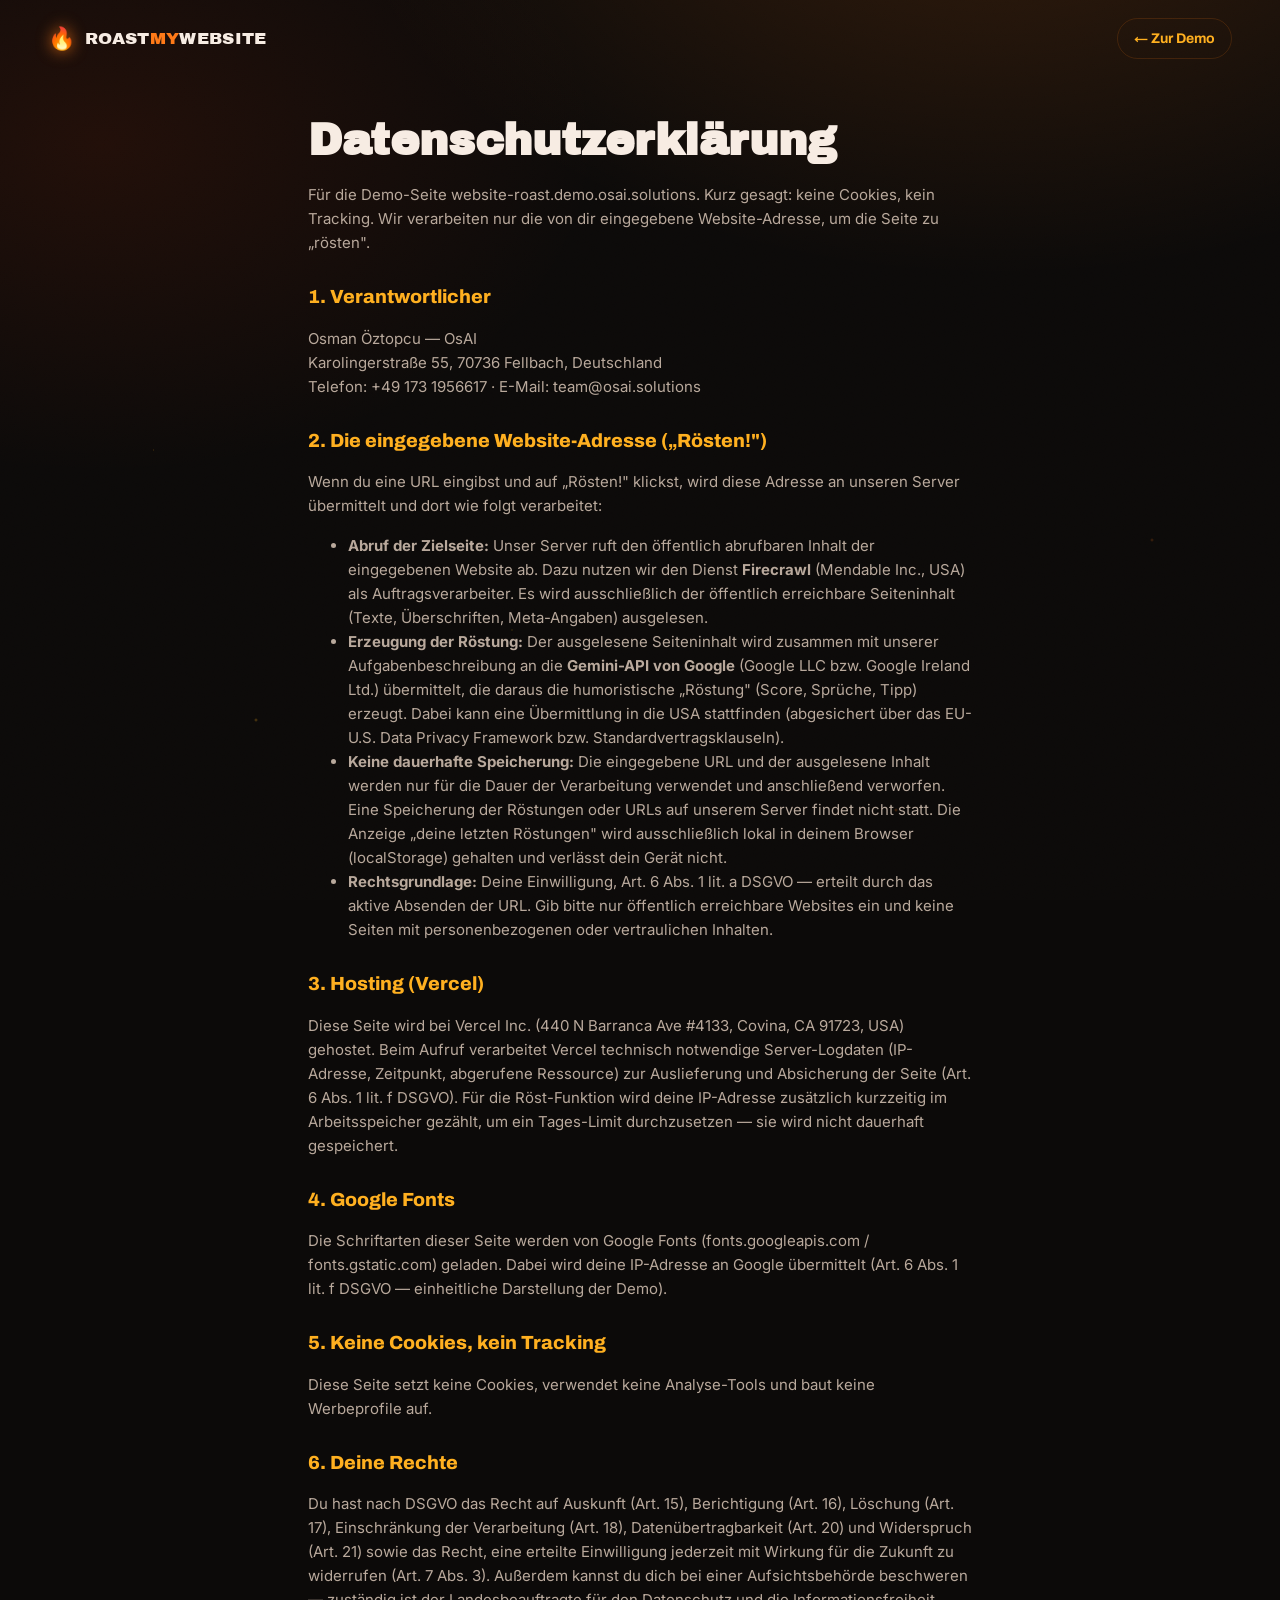
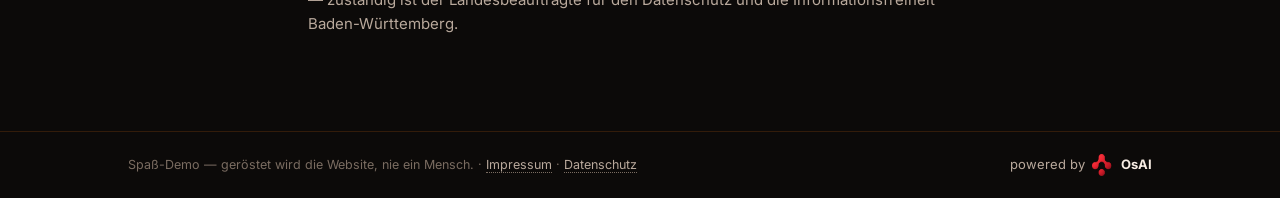
<file: datenschutz.html>
<!DOCTYPE html>
<html lang="de">
<head>
  <meta charset="UTF-8">
  <meta name="viewport" content="width=device-width, initial-scale=1.0">
  <title>Datenschutzerklärung — Roast My Website</title>
  <meta name="description" content="Datenschutzerklärung der Demo-Seite Roast My Website — inkl. Erläuterung der URL-Verarbeitung über Firecrawl und Google Gemini.">
  <meta name="robots" content="noindex">
  <link rel="icon" href="data:image/svg+xml,<svg xmlns='http://www.w3.org/2000/svg' viewBox='0 0 100 100'><rect width='100' height='100' rx='22' fill='%230c0a09'/><text x='50' y='72' font-size='62' text-anchor='middle'>🔥</text></svg>">
  <link rel="preconnect" href="https://fonts.googleapis.com">
  <link rel="preconnect" href="https://fonts.gstatic.com" crossorigin>
  <link href="https://fonts.googleapis.com/css2?family=Archivo+Black&family=Archivo:wght@500;700;800;900&family=Inter:wght@400;500;600;700&display=swap" rel="stylesheet">
  <link rel="stylesheet" href="assets/css/style.css">
</head>
<body>
  <div class="emberfield" aria-hidden="true"></div>
  <header class="topbar">
    <a class="brand" href="/">
      <span class="brand-flame" aria-hidden="true">🔥</span>
      <span class="brand-word">ROAST<em>MY</em>WEBSITE</span>
    </a>
    <a class="topbar-cta" href="/">← Zur Demo</a>
  </header>

  <main class="legal-page">
    <h1>Datenschutzerklärung</h1>
    <p class="legal-lead">Für die Demo-Seite website-roast.demo.osai.solutions. Kurz gesagt: keine Cookies, kein Tracking. Wir verarbeiten nur die von dir eingegebene Website-Adresse, um die Seite zu „rösten".</p>

    <h2>1. Verantwortlicher</h2>
    <p>
      Osman Öztopcu — OsAI<br>
      Karolingerstraße 55, 70736 Fellbach, Deutschland<br>
      Telefon: +49 173 1956617 · E-Mail: team@osai.solutions
    </p>

    <h2>2. Die eingegebene Website-Adresse („Rösten!")</h2>
    <p>Wenn du eine URL eingibst und auf „Rösten!" klickst, wird diese Adresse an unseren Server übermittelt und dort wie folgt verarbeitet:</p>
    <ul>
      <li><strong>Abruf der Zielseite:</strong> Unser Server ruft den öffentlich abrufbaren Inhalt der eingegebenen Website ab. Dazu nutzen wir den Dienst <strong>Firecrawl</strong> (Mendable Inc., USA) als Auftragsverarbeiter. Es wird ausschließlich der öffentlich erreichbare Seiteninhalt (Texte, Überschriften, Meta-Angaben) ausgelesen.</li>
      <li><strong>Erzeugung der Röstung:</strong> Der ausgelesene Seiteninhalt wird zusammen mit unserer Aufgabenbeschreibung an die <strong>Gemini-API von Google</strong> (Google LLC bzw. Google Ireland Ltd.) übermittelt, die daraus die humoristische „Röstung" (Score, Sprüche, Tipp) erzeugt. Dabei kann eine Übermittlung in die USA stattfinden (abgesichert über das EU-U.S. Data Privacy Framework bzw. Standardvertragsklauseln).</li>
      <li><strong>Keine dauerhafte Speicherung:</strong> Die eingegebene URL und der ausgelesene Inhalt werden nur für die Dauer der Verarbeitung verwendet und anschließend verworfen. Eine Speicherung der Röstungen oder URLs auf unserem Server findet nicht statt. Die Anzeige „deine letzten Röstungen" wird ausschließlich lokal in deinem Browser (localStorage) gehalten und verlässt dein Gerät nicht.</li>
      <li><strong>Rechtsgrundlage:</strong> Deine Einwilligung, Art. 6 Abs. 1 lit. a DSGVO — erteilt durch das aktive Absenden der URL. Gib bitte nur öffentlich erreichbare Websites ein und keine Seiten mit personenbezogenen oder vertraulichen Inhalten.</li>
    </ul>

    <h2>3. Hosting (Vercel)</h2>
    <p>Diese Seite wird bei Vercel Inc. (440 N Barranca Ave #4133, Covina, CA 91723, USA) gehostet. Beim Aufruf verarbeitet Vercel technisch notwendige Server-Logdaten (IP-Adresse, Zeitpunkt, abgerufene Ressource) zur Auslieferung und Absicherung der Seite (Art. 6 Abs. 1 lit. f DSGVO). Für die Röst-Funktion wird deine IP-Adresse zusätzlich kurzzeitig im Arbeitsspeicher gezählt, um ein Tages-Limit durchzusetzen — sie wird nicht dauerhaft gespeichert.</p>

    <h2>4. Google Fonts</h2>
    <p>Die Schriftarten dieser Seite werden von Google Fonts (fonts.googleapis.com / fonts.gstatic.com) geladen. Dabei wird deine IP-Adresse an Google übermittelt (Art. 6 Abs. 1 lit. f DSGVO — einheitliche Darstellung der Demo).</p>

    <h2>5. Keine Cookies, kein Tracking</h2>
    <p>Diese Seite setzt keine Cookies, verwendet keine Analyse-Tools und baut keine Werbeprofile auf.</p>

    <h2>6. Deine Rechte</h2>
    <p>Du hast nach DSGVO das Recht auf Auskunft (Art. 15), Berichtigung (Art. 16), Löschung (Art. 17), Einschränkung der Verarbeitung (Art. 18), Datenübertragbarkeit (Art. 20) und Widerspruch (Art. 21) sowie das Recht, eine erteilte Einwilligung jederzeit mit Wirkung für die Zukunft zu widerrufen (Art. 7 Abs. 3). Außerdem kannst du dich bei einer Aufsichtsbehörde beschweren — zuständig ist der Landesbeauftragte für den Datenschutz und die Informationsfreiheit Baden-Württemberg.</p>
  </main>

  <footer class="footer">
    <div class="footer-inner">
      <span class="footer-note">Spaß-Demo — geröstet wird die Website, nie ein Mensch. · <a class="footer-legal" href="impressum.html">Impressum</a> · <a class="footer-legal" href="datenschutz.html">Datenschutz</a></span>
      <a class="footer-brand" href="https://osai.solutions?utm_source=website-roast" target="_blank" rel="noopener">
        powered by <img src="assets/img/osai-logo.png" alt="OsAI" width="22" height="22"> <strong>OsAI</strong>
      </a>
    </div>
  </footer>
</body>
</html>
</file>
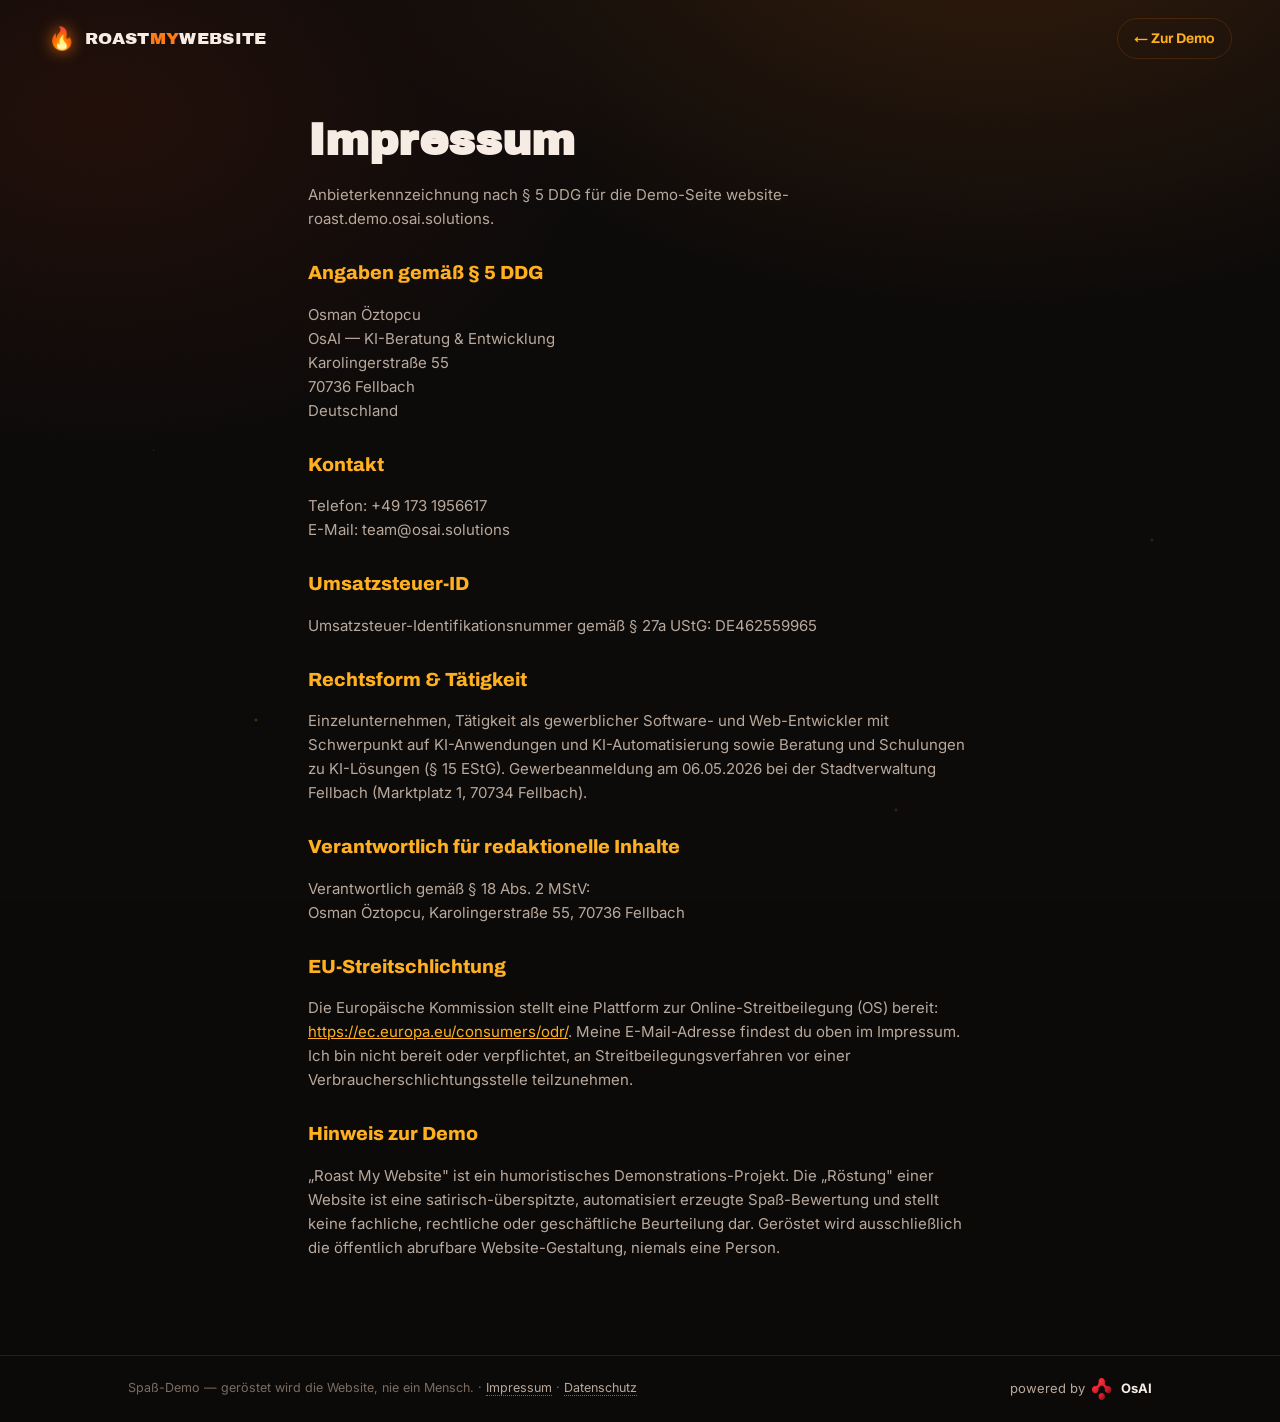
<file: impressum.html>
<!DOCTYPE html>
<html lang="de">
<head>
  <meta charset="UTF-8">
  <meta name="viewport" content="width=device-width, initial-scale=1.0">
  <title>Impressum — Roast My Website</title>
  <meta name="description" content="Impressum der Demo-Seite Roast My Website — Anbieterkennzeichnung nach § 5 DDG.">
  <meta name="robots" content="noindex">
  <link rel="icon" href="data:image/svg+xml,<svg xmlns='http://www.w3.org/2000/svg' viewBox='0 0 100 100'><rect width='100' height='100' rx='22' fill='%230c0a09'/><text x='50' y='72' font-size='62' text-anchor='middle'>🔥</text></svg>">
  <link rel="preconnect" href="https://fonts.googleapis.com">
  <link rel="preconnect" href="https://fonts.gstatic.com" crossorigin>
  <link href="https://fonts.googleapis.com/css2?family=Archivo+Black&family=Archivo:wght@500;700;800;900&family=Inter:wght@400;500;600;700&display=swap" rel="stylesheet">
  <link rel="stylesheet" href="assets/css/style.css">
</head>
<body>
  <div class="emberfield" aria-hidden="true"></div>
  <header class="topbar">
    <a class="brand" href="/">
      <span class="brand-flame" aria-hidden="true">🔥</span>
      <span class="brand-word">ROAST<em>MY</em>WEBSITE</span>
    </a>
    <a class="topbar-cta" href="/">← Zur Demo</a>
  </header>

  <main class="legal-page">
    <h1>Impressum</h1>
    <p class="legal-lead">Anbieterkennzeichnung nach § 5 DDG für die Demo-Seite website-roast.demo.osai.solutions.</p>

    <h2>Angaben gemäß § 5 DDG</h2>
    <p>
      Osman Öztopcu<br>
      OsAI — KI-Beratung &amp; Entwicklung<br>
      Karolingerstraße 55<br>
      70736 Fellbach<br>
      Deutschland
    </p>

    <h2>Kontakt</h2>
    <p>
      Telefon: +49 173 1956617<br>
      E-Mail: team@osai.solutions
    </p>

    <h2>Umsatzsteuer-ID</h2>
    <p>Umsatzsteuer-Identifikationsnummer gemäß § 27a UStG: DE462559965</p>

    <h2>Rechtsform &amp; Tätigkeit</h2>
    <p>Einzelunternehmen, Tätigkeit als gewerblicher Software- und Web-Entwickler mit Schwerpunkt auf KI-Anwendungen und KI-Automatisierung sowie Beratung und Schulungen zu KI-Lösungen (§ 15 EStG). Gewerbeanmeldung am 06.05.2026 bei der Stadtverwaltung Fellbach (Marktplatz 1, 70734 Fellbach).</p>

    <h2>Verantwortlich für redaktionelle Inhalte</h2>
    <p>Verantwortlich gemäß § 18 Abs. 2 MStV:<br>
    Osman Öztopcu, Karolingerstraße 55, 70736 Fellbach</p>

    <h2>EU-Streitschlichtung</h2>
    <p>Die Europäische Kommission stellt eine Plattform zur Online-Streitbeilegung (OS) bereit: <a href="https://ec.europa.eu/consumers/odr/" target="_blank" rel="noopener">https://ec.europa.eu/consumers/odr/</a>. Meine E-Mail-Adresse findest du oben im Impressum. Ich bin nicht bereit oder verpflichtet, an Streitbeilegungsverfahren vor einer Verbraucherschlichtungsstelle teilzunehmen.</p>

    <h2>Hinweis zur Demo</h2>
    <p>„Roast My Website" ist ein humoristisches Demonstrations-Projekt. Die „Röstung" einer Website ist eine satirisch-überspitzte, automatisiert erzeugte Spaß-Bewertung und stellt keine fachliche, rechtliche oder geschäftliche Beurteilung dar. Geröstet wird ausschließlich die öffentlich abrufbare Website-Gestaltung, niemals eine Person.</p>
  </main>

  <footer class="footer">
    <div class="footer-inner">
      <span class="footer-note">Spaß-Demo — geröstet wird die Website, nie ein Mensch. · <a class="footer-legal" href="impressum.html">Impressum</a> · <a class="footer-legal" href="datenschutz.html">Datenschutz</a></span>
      <a class="footer-brand" href="https://osai.solutions?utm_source=website-roast" target="_blank" rel="noopener">
        powered by <img src="assets/img/osai-logo.png" alt="OsAI" width="22" height="22"> <strong>OsAI</strong>
      </a>
    </div>
  </footer>
</body>
</html>
</file>
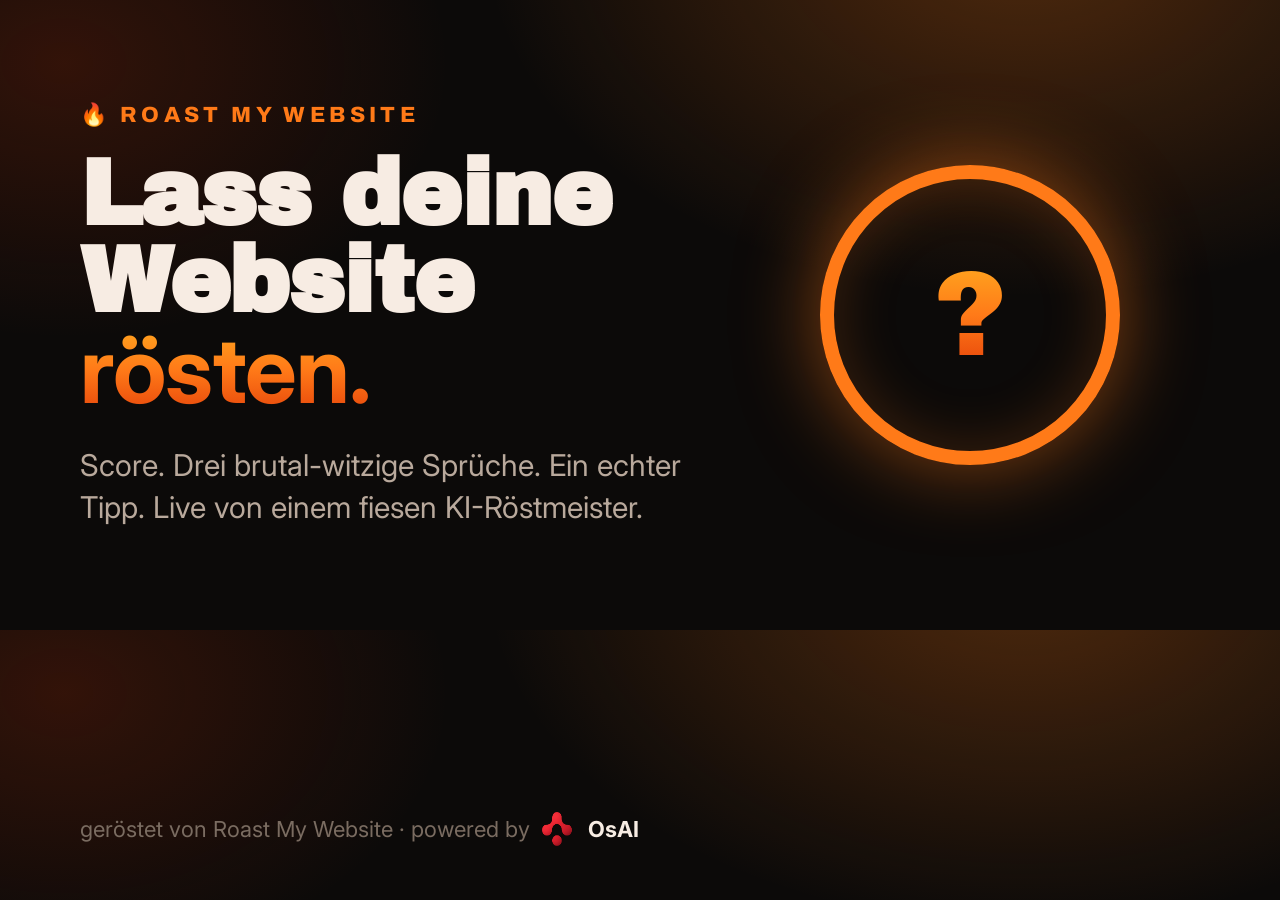
<file: making-of/og-card.html>
<!DOCTYPE html>
<html lang="de"><head><meta charset="UTF-8">
<link href="https://fonts.googleapis.com/css2?family=Archivo+Black&family=Archivo:wght@600;800;900&family=Inter:wght@500;700&display=swap" rel="stylesheet">
<style>
  *{margin:0;box-sizing:border-box;font-family:"Inter",sans-serif}
  body{width:1200px;height:630px;overflow:hidden;
    background:radial-gradient(900px 600px at 80% -10%,rgba(255,122,24,.28),transparent 60%),
      radial-gradient(700px 500px at 5% 10%,rgba(226,59,8,.18),transparent 55%),#0c0a09;
    color:#f7ece3;display:flex;align-items:center;padding:80px;gap:60px}
  .left{flex:1}
  .kick{font-family:"Archivo",sans-serif;font-weight:800;text-transform:uppercase;letter-spacing:.2em;font-size:22px;color:#ff7a18;margin-bottom:24px}
  h1{font-family:"Archivo Black",sans-serif;font-size:92px;line-height:.95;letter-spacing:-.01em}
  .fire{background:linear-gradient(180deg,#ffb020,#ff7a18,#e23b08);-webkit-background-clip:text;background-clip:text;color:transparent}
  p{font-size:30px;color:#b9a99c;margin-top:28px;max-width:620px;line-height:1.4}
  .by{position:absolute;bottom:54px;left:80px;display:flex;align-items:center;gap:12px;font-size:22px;color:#7a6c61}
  .by strong{color:#f7ece3}
  .by img{width:34px;height:34px;border-radius:8px}
  .flame{font-size:280px;filter:drop-shadow(0 0 60px rgba(255,122,24,.6))}
  .ring{width:300px;height:300px;border-radius:50%;border:14px solid #ff7a18;display:flex;align-items:center;justify-content:center;
    box-shadow:0 0 80px rgba(255,122,24,.5),inset 0 0 60px rgba(255,122,24,.2)}
  .ring span{font-family:"Archivo Black";font-size:120px}
</style></head>
<body>
  <div class="left">
    <div class="kick">🔥 Roast My Website</div>
    <h1>Lass deine<br>Website <span class="fire">rösten.</span></h1>
    <p>Score. Drei brutal-witzige Sprüche. Ein echter Tipp. Live von einem fiesen KI-Röstmeister.</p>
  </div>
  <div class="ring"><span class="fire">?</span></div>
  <div class="by">geröstet von Roast&nbsp;My&nbsp;Website · powered by <img src="../assets/img/osai-logo.png" alt=""> <strong>OsAI</strong></div>
</body></html>
</file>
<file: assets/css/style.css>
/* Roast My Website — dunkel, premium, fiery.
 * Ember-Orange + OsAI-Akzent auf Charcoal. Mobile-first, durchgehend animiert. */

:root {
  --charcoal: #0c0a09;
  --charcoal-2: #15110f;
  --panel: #1b1614;
  --panel-2: #221b18;
  --ink: #f7ece3;
  --ink-dim: #b9a99c;
  --ink-faint: #7a6c61;
  --ember: #ff7a18;
  --ember-hot: #ffb020;
  --ember-deep: #e23b08;
  --osai: #ff7a18;        /* OsAI-Akzent harmoniert mit Ember */
  --osai-mark: #ffc814;
  --good: #34d399;
  --line: rgba(255, 122, 24, 0.16);
  --radius: 22px;
  --shadow: 0 30px 80px -30px rgba(0, 0, 0, 0.9);
  --font-display: "Archivo Black", "Archivo", system-ui, sans-serif;
  --font-head: "Archivo", system-ui, sans-serif;
  --font-body: "Inter", system-ui, sans-serif;
}

* { box-sizing: border-box; }
html { scroll-behavior: smooth; -webkit-text-size-adjust: 100%; }
body {
  margin: 0;
  font-family: var(--font-body);
  color: var(--ink);
  background:
    radial-gradient(1100px 700px at 78% -8%, rgba(255, 122, 24, 0.16), transparent 60%),
    radial-gradient(900px 600px at 8% 8%, rgba(226, 59, 8, 0.10), transparent 55%),
    var(--charcoal);
  min-height: 100vh;
  overflow-x: hidden;
  line-height: 1.5;
}

/* ---------- floating embers background ---------- */
.emberfield {
  position: fixed; inset: 0; z-index: 0; pointer-events: none;
  background-image:
    radial-gradient(2px 2px at 20% 80%, rgba(255, 176, 32, 0.7), transparent),
    radial-gradient(2px 2px at 70% 90%, rgba(255, 122, 24, 0.6), transparent),
    radial-gradient(1px 1px at 40% 70%, rgba(255, 200, 20, 0.6), transparent),
    radial-gradient(2px 2px at 90% 60%, rgba(255, 122, 24, 0.5), transparent),
    radial-gradient(1px 1px at 12% 50%, rgba(255, 176, 32, 0.5), transparent);
  background-size: 100% 100%;
  opacity: 0.5;
  animation: emberDrift 14s linear infinite;
}
@keyframes emberDrift {
  from { background-position: 0 0, 0 0, 0 0, 0 0, 0 0; }
  to   { background-position: 0 -600px, 0 -800px, 0 -500px, 0 -700px, 0 -650px; }
}

/* subtle film grain */
body::after {
  content: ""; position: fixed; inset: 0; z-index: 1; pointer-events: none;
  opacity: 0.04; mix-blend-mode: overlay;
  background-image: url("data:image/svg+xml,%3Csvg xmlns='http://www.w3.org/2000/svg' width='120' height='120'%3E%3Cfilter id='n'%3E%3CfeTurbulence type='fractalNoise' baseFrequency='0.9' numOctaves='2'/%3E%3C/filter%3E%3Crect width='120' height='120' filter='url(%23n)'/%3E%3C/svg%3E");
}

main { position: relative; z-index: 2; }

/* ---------- topbar ---------- */
.topbar {
  position: relative; z-index: 5;
  display: flex; align-items: center; justify-content: space-between;
  padding: 18px clamp(16px, 4vw, 48px);
}
.brand { display: flex; align-items: center; gap: 10px; text-decoration: none; color: var(--ink); }
.brand-flame { font-size: 22px; filter: drop-shadow(0 0 8px rgba(255, 122, 24, 0.8)); animation: flick 1.6s ease-in-out infinite; }
.brand-word { font-family: var(--font-display); letter-spacing: 0.02em; font-size: 17px; }
.brand-word em { color: var(--ember); font-style: normal; }
.topbar-cta {
  font-family: var(--font-head); font-weight: 700; font-size: 14px;
  color: var(--ember-hot); text-decoration: none;
  border: 1px solid var(--line); border-radius: 999px; padding: 9px 16px;
  transition: background .2s, border-color .2s, transform .2s;
}
.topbar-cta:hover { background: rgba(255, 122, 24, 0.12); border-color: var(--ember); transform: translateY(-1px); }

@keyframes flick { 0%,100% { transform: rotate(-3deg) scale(1); } 50% { transform: rotate(3deg) scale(1.08); } }

/* ---------- hero ---------- */
.hero { position: relative; z-index: 2; padding: clamp(24px, 5vw, 64px) clamp(16px, 4vw, 48px) 40px; }
.hero-inner {
  max-width: 1120px; margin: 0 auto;
  display: grid; grid-template-columns: 1.15fr 0.85fr; gap: clamp(24px, 4vw, 56px); align-items: center;
}
.eyebrow {
  font-family: var(--font-head); font-weight: 700; text-transform: uppercase;
  letter-spacing: 0.18em; font-size: 12px; color: var(--ember); margin: 0 0 14px;
}
.hero-claim {
  font-family: var(--font-display); font-weight: 900;
  font-size: clamp(40px, 8vw, 78px); line-height: 0.96; margin: 0 0 18px;
  letter-spacing: -0.01em;
}
.fire-word {
  background: linear-gradient(180deg, var(--ember-hot), var(--ember), var(--ember-deep));
  -webkit-background-clip: text; background-clip: text; color: transparent;
  filter: drop-shadow(0 0 26px rgba(255, 122, 24, 0.45));
  display: inline-block; animation: heatPulse 3s ease-in-out infinite;
}
@keyframes heatPulse { 0%,100% { filter: drop-shadow(0 0 18px rgba(255,122,24,.35)); } 50% { filter: drop-shadow(0 0 34px rgba(255,176,32,.6)); } }
.hero-sub { color: var(--ink-dim); font-size: clamp(15px, 2vw, 18px); max-width: 30em; margin: 0 0 26px; }

/* form */
.roast-form { display: flex; gap: 10px; max-width: 520px; flex-wrap: wrap; }
.input-wrap {
  position: relative; flex: 1 1 240px; min-width: 0;
  display: flex; align-items: center;
  background: var(--panel); border: 1.5px solid var(--line); border-radius: 14px;
  transition: border-color .2s, box-shadow .2s;
}
.input-wrap:focus-within { border-color: var(--ember); box-shadow: 0 0 0 4px rgba(255, 122, 24, 0.14); }
.input-globe { padding: 0 10px 0 14px; font-size: 16px; opacity: .7; }
#url-input {
  flex: 1; min-width: 0; background: transparent; border: 0; outline: none;
  color: var(--ink); font-family: var(--font-body); font-size: 16px; padding: 15px 14px 15px 0;
}
#url-input::placeholder { color: var(--ink-faint); }
.roast-btn {
  flex: 0 0 auto; cursor: pointer; border: 0; border-radius: 14px;
  font-family: var(--font-display); font-size: 17px; color: #1a0d03;
  padding: 0 24px; min-height: 54px;
  background: linear-gradient(180deg, var(--ember-hot), var(--ember));
  box-shadow: 0 12px 30px -10px rgba(255, 122, 24, 0.7), inset 0 1px 0 rgba(255,255,255,.35);
  transition: transform .14s, box-shadow .2s, filter .2s;
}
.roast-btn:hover { transform: translateY(-2px) scale(1.02); box-shadow: 0 18px 40px -10px rgba(255, 122, 24, 0.9); }
.roast-btn:active { transform: translateY(0) scale(.98); }
.roast-btn:disabled { cursor: default; filter: saturate(.7) brightness(.9); }
.roast-btn.firing { animation: btnShake .4s ease; }
@keyframes btnShake { 0%,100%{transform:translateX(0)} 25%{transform:translateX(-2px)} 75%{transform:translateX(2px)} }
.form-hint { min-height: 18px; margin: 10px 2px 0; font-size: 13px; color: var(--ember-hot); }

.live-counter { margin: 22px 2px 0; font-size: 14px; color: var(--ink-dim); display: flex; align-items: center; gap: 8px; }
.live-counter strong { color: var(--ember-hot); font-variant-numeric: tabular-nums; }
.pulse-dot { width: 8px; height: 8px; border-radius: 50%; background: var(--good); box-shadow: 0 0 0 0 rgba(52, 211, 153, .6); animation: pulse 2s infinite; }
@keyframes pulse { 0% { box-shadow: 0 0 0 0 rgba(52,211,153,.5);} 70%{box-shadow:0 0 0 8px rgba(52,211,153,0);} 100%{box-shadow:0 0 0 0 rgba(52,211,153,0);} }

/* ---------- mascot ---------- */
.hero-mascot { display: flex; justify-content: center; align-items: center; }
.mascot-stage { position: relative; width: min(300px, 70vw); aspect-ratio: 220/240; }
.mascot-glow {
  position: absolute; inset: 8% 12% 4%; border-radius: 50%;
  background: radial-gradient(circle, rgba(255, 122, 24, 0.45), transparent 65%);
  filter: blur(18px); animation: glowPulse 3s ease-in-out infinite;
}
@keyframes glowPulse { 0%,100%{opacity:.7; transform:scale(1)} 50%{opacity:1; transform:scale(1.08)} }
.mascot-svg { position: relative; width: 100%; height: 100%; animation: float 4.5s ease-in-out infinite; }
@keyframes float { 0%,100%{transform:translateY(0) rotate(-1deg)} 50%{transform:translateY(-10px) rotate(1deg)} }
.mascot-flames { transform-origin: 110px 80px; }
.flame { animation: flameDance 1.4s ease-in-out infinite; transform-origin: bottom center; }
.flame.f2 { animation-delay: .25s; } .flame.f3 { animation-delay: .5s; }
@keyframes flameDance { 0%,100%{transform:scaleY(1) skewX(0)} 50%{transform:scaleY(1.12) skewX(3deg)} }
.mascot-eyes .eye { animation: none; }
.mascot-stage[data-mood="roasting"] .mascot-svg { animation: shiver .5s ease-in-out infinite; }
@keyframes shiver { 0%,100%{transform:translateY(0)} 50%{transform:translateY(-3px) rotate(2deg)} }
.mascot-stage[data-mood="roasting"] .flame { animation-duration: .7s; }
/* „Done"-Grinsen: breiter — transform statt d:-Path (Cross-Browser-sicher) */
.mascot-stage[data-mood="done"] .mouth { transform: scaleY(1.4) translateY(2px); transform-origin: 110px 134px; }
.mouth { transition: transform .3s ease; }
.mascot-arm { transform-origin: 168px 150px; animation: stir 2.4s ease-in-out infinite; }
@keyframes stir { 0%,100%{transform:rotate(0)} 50%{transform:rotate(-10deg)} }

.scroll-cue { display: none; }

/* ---------- roasting overlay ---------- */
.roasting {
  position: fixed; inset: 0; z-index: 50;
  display: grid; place-items: center;
  background: radial-gradient(circle at 50% 60%, rgba(226,59,8,.22), rgba(12,10,9,.96) 70%);
  backdrop-filter: blur(6px);
  opacity: 0; transition: opacity .3s;
}
.roasting[hidden] { display: none; }
.roasting.on { opacity: 1; }
.roasting-inner { width: min(560px, 90vw); text-align: center; }
.grill { padding: 30px; }
.heat-meter {
  position: relative; height: 26px; border-radius: 999px; overflow: hidden;
  background: var(--panel); border: 1.5px solid var(--line); margin-bottom: 26px;
}
.heat-fill {
  position: absolute; inset: 0; width: 0%;
  background: linear-gradient(90deg, #ffe27a, var(--ember-hot), var(--ember), var(--ember-deep));
  box-shadow: 0 0 24px rgba(255, 122, 24, 0.7);
}
.heat-flames { position: absolute; inset: 0; display: flex; justify-content: space-around; align-items: flex-end; }
.heat-flames span {
  width: 6px; height: 60%; align-self: center; border-radius: 4px;
  background: linear-gradient(180deg, #fff3c4, var(--ember-hot));
  opacity: .55; animation: flick2 .6s ease-in-out infinite;
}
.heat-flames span:nth-child(2){animation-delay:.1s} .heat-flames span:nth-child(3){animation-delay:.2s}
.heat-flames span:nth-child(4){animation-delay:.3s} .heat-flames span:nth-child(5){animation-delay:.15s}
@keyframes flick2 { 0%,100%{transform:scaleY(.8)} 50%{transform:scaleY(1.3)} }
.roasting-target { font-family: var(--font-head); font-weight: 700; color: var(--ember-hot); margin: 0 0 8px; font-size: 15px; }
.ticker { font-family: var(--font-head); font-size: clamp(18px, 4vw, 26px); font-weight: 600; color: var(--ink); margin: 0; min-height: 1.4em; }
.ticker.tick-in { animation: tickIn .4s ease; }
@keyframes tickIn { from { opacity: 0; transform: translateY(8px); } to { opacity: 1; transform: translateY(0); } }

/* ---------- result ---------- */
.result { position: relative; z-index: 2; padding: 20px clamp(16px, 4vw, 48px) 60px; opacity: 0; transition: opacity .4s; }
.result.on { opacity: 1; }
.result-shell { max-width: 560px; margin: 0 auto; }

.roast-card {
  position: relative; overflow: hidden;
  background:
    radial-gradient(600px 300px at 80% -10%, rgba(255, 122, 24, 0.16), transparent 60%),
    linear-gradient(180deg, var(--panel-2), var(--panel));
  border: 1.5px solid var(--line); border-radius: var(--radius);
  padding: clamp(22px, 5vw, 34px); box-shadow: var(--shadow);
  transform: scale(.96); opacity: 0; transition: transform .5s cubic-bezier(.2,.8,.2,1), opacity .5s;
}
.roast-card.reveal { transform: scale(1); opacity: 1; }
.roast-card[data-bucket="0"] { border-color: rgba(226,59,8,.4); }
.roast-card[data-bucket="4"] { border-color: rgba(52,211,153,.35); }
.card-grain { position: absolute; inset: 0; pointer-events: none; opacity: .05; mix-blend-mode: overlay;
  background-image: url("data:image/svg+xml,%3Csvg xmlns='http://www.w3.org/2000/svg' width='100' height='100'%3E%3Cfilter id='n'%3E%3CfeTurbulence baseFrequency='0.85'/%3E%3C/filter%3E%3Crect width='100' height='100' filter='url(%23n)'/%3E%3C/svg%3E"); }

.card-head { display: flex; align-items: center; justify-content: space-between; gap: 12px; margin-bottom: 20px; }
.card-kicker { font-family: var(--font-display); font-size: 13px; color: var(--ember-hot); letter-spacing: .02em; }
.card-url { font-size: 13px; color: var(--ink-dim); font-family: var(--font-head); font-weight: 600;
  max-width: 50%; overflow: hidden; text-overflow: ellipsis; white-space: nowrap; }

.score-block { display: flex; align-items: center; gap: 20px; margin-bottom: 24px; }
.score-ring { position: relative; width: 120px; height: 120px; flex: 0 0 auto; }
.ring-svg { width: 100%; height: 100%; transform: rotate(-90deg); }
.ring-bg { fill: none; stroke: rgba(255,255,255,.07); stroke-width: 10; }
.ring-fg { fill: none; stroke: var(--ember); stroke-width: 10; stroke-linecap: round; }
.ring-fg[data-bucket="0"], .ring-fg[data-bucket="1"] { stroke: var(--ember-deep); }
.ring-fg[data-bucket="2"] { stroke: var(--ember); }
.ring-fg[data-bucket="3"] { stroke: var(--ember-hot); }
.ring-fg[data-bucket="4"] { stroke: var(--good); }
.score-num { position: absolute; inset: 0; display: grid; place-items: center;
  font-family: var(--font-display); font-size: 40px; color: var(--ink); font-variant-numeric: tabular-nums; }
.score-meta { min-width: 0; }
.score-label { font-family: var(--font-display); font-size: clamp(22px, 5vw, 30px); margin: 0 0 4px; line-height: 1.05; }
.score-sub { margin: 0; font-size: 12px; text-transform: uppercase; letter-spacing: .18em; color: var(--ink-faint); }

.roast-list { list-style: none; margin: 0 0 22px; padding: 0; display: grid; gap: 12px; }
.roast-line {
  position: relative; padding: 14px 16px 14px 42px;
  background: rgba(255,255,255,.03); border: 1px solid var(--line); border-radius: 14px;
  font-size: 15.5px; line-height: 1.45; color: var(--ink);
  opacity: 0; transform: translateX(-10px);
  animation: roastIn .5s cubic-bezier(.2,.8,.2,1) forwards;
  animation-delay: calc(var(--i, 0) * 130ms + 350ms);
}
.roast-line::before { content: "🔥"; position: absolute; left: 14px; top: 13px; font-size: 15px; }
.roast-line, .real-tip, .card-url { overflow-wrap: anywhere; word-break: break-word; }
.action:disabled { opacity: .7; cursor: default; }
@keyframes roastIn { to { opacity: 1; transform: translateX(0); } }

.real-tip {
  background: linear-gradient(180deg, rgba(52,211,153,.10), rgba(52,211,153,.04));
  border: 1px solid rgba(52,211,153,.28); border-radius: 14px;
  padding: 15px 16px; font-size: 14.5px; color: #d7f5e9; line-height: 1.5;
}

.card-foot { display: flex; align-items: center; justify-content: space-between; gap: 12px; margin-top: 22px; padding-top: 16px; border-top: 1px solid var(--line); }
.card-by { font-size: 11.5px; color: var(--ink-faint); }
.card-osai { display: inline-flex; align-items: center; gap: 6px; font-size: 12px; color: var(--ink-dim); text-decoration: none; }
.card-osai img { border-radius: 5px; vertical-align: middle; }
.card-osai strong { color: var(--ink); }

.result-actions { display: flex; gap: 12px; margin-top: 20px; flex-wrap: wrap; }
.action { flex: 1 1 auto; cursor: pointer; min-height: 50px; border-radius: 14px; font-family: var(--font-head); font-weight: 700; font-size: 15px; transition: transform .14s, background .2s, border-color .2s; }
.action.share { border: 0; color: #1a0d03; background: linear-gradient(180deg, var(--ember-hot), var(--ember)); box-shadow: 0 12px 30px -12px rgba(255,122,24,.7); }
.action.share:hover { transform: translateY(-2px); }
.action.again { background: var(--panel); color: var(--ink); border: 1.5px solid var(--line); }
.action.again:hover { border-color: var(--ember); transform: translateY(-2px); }

.snapshot .card-grain { display: none; }

.soft-cta { margin-top: 26px; text-align: center; padding: 22px; border-radius: var(--radius);
  background: radial-gradient(500px 200px at 50% 0%, rgba(255,122,24,.12), transparent 70%);
  border: 1px dashed var(--line); }
.soft-cta p { margin: 0 0 8px; color: var(--ink-dim); font-size: 15px; }
.soft-cta strong { color: var(--ember-hot); }
.cta-link { display: inline-block; font-family: var(--font-display); font-size: 17px; color: var(--ember-hot); text-decoration: none; transition: transform .2s, color .2s; }
.cta-link:hover { color: var(--ember-hot); transform: translateX(4px); }

.history { margin-top: 30px; }
.history h3 { font-family: var(--font-head); font-size: 14px; text-transform: uppercase; letter-spacing: .14em; color: var(--ink-faint); margin: 0 0 12px; }
.history ul { list-style: none; margin: 0; padding: 0; display: grid; gap: 8px; }
.hist-item { display: flex; align-items: center; gap: 12px; cursor: pointer; padding: 10px 12px; border-radius: 12px; background: rgba(255,255,255,.025); border: 1px solid rgba(255,255,255,.05); transition: border-color .2s, transform .15s; }
.hist-item:hover { border-color: var(--line); transform: translateX(3px); }
.hist-score { flex: 0 0 auto; width: 38px; height: 38px; display: grid; place-items: center; border-radius: 10px; font-family: var(--font-display); font-size: 15px; color: #1a0d03; font-variant-numeric: tabular-nums; }
.hist-score.s0,.hist-score.s1 { background: var(--ember-deep); }
.hist-score.s2 { background: var(--ember); }
.hist-score.s3 { background: var(--ember-hot); }
.hist-score.s4 { background: var(--good); }
.hist-url { font-size: 14px; color: var(--ink-dim); overflow: hidden; text-overflow: ellipsis; white-space: nowrap; }

/* ---------- footer ---------- */
.footer { position: relative; z-index: 2; border-top: 1px solid var(--line); margin-top: 20px; }
.footer-inner { max-width: 1120px; margin: 0 auto; padding: 22px clamp(16px,4vw,48px); display: flex; align-items: center; justify-content: space-between; gap: 16px; flex-wrap: wrap; }
.footer-note { font-size: 12.5px; color: var(--ink-faint); }
.footer-legal { color: var(--ink-dim); text-decoration: none; border-bottom: 1px dotted var(--ink-faint); }
.footer-legal:hover { color: var(--ember-hot); }
.footer-brand { display: inline-flex; align-items: center; gap: 7px; color: var(--ink-dim); text-decoration: none; font-size: 13px; }
.footer-brand img { border-radius: 6px; }
.footer-brand strong { color: var(--ink); }

/* ---------- legal pages ---------- */
.legal-page { max-width: 760px; margin: 0 auto; padding: 30px clamp(16px,4vw,48px) 60px; position: relative; z-index: 2; }
.legal-page h1 { font-family: var(--font-display); font-size: clamp(30px,6vw,44px); margin: 0 0 10px; }
.legal-lead { color: var(--ink-dim); margin: 0 0 26px; }
.legal-page h2 { font-family: var(--font-head); font-weight: 800; font-size: 19px; margin: 28px 0 8px; color: var(--ember-hot); }
.legal-page p, .legal-page li { color: var(--ink-dim); font-size: 15px; line-height: 1.6; }
.legal-page a { color: var(--ember-hot); }

/* ---------- mobile ---------- */
@media (max-width: 820px) {
  .hero-inner { grid-template-columns: 1fr; text-align: center; gap: 6px; }
  .hero-copy { order: 2; }
  .hero-mascot { order: 1; margin-bottom: 6px; }
  .roast-form { margin: 0 auto; justify-content: center; }
  .hero-sub { margin-left: auto; margin-right: auto; }
  .live-counter { justify-content: center; }
  .eyebrow { text-align: center; }
  .mascot-stage { width: min(220px, 56vw); }
  .topbar-cta { display: none; }
}
@media (max-width: 480px) {
  .roast-form { flex-direction: column; }
  .roast-btn { width: 100%; }
  .score-block { gap: 14px; }
  .score-ring { width: 96px; height: 96px; }
  .score-num { font-size: 32px; }
  .footer-inner { flex-direction: column; align-items: flex-start; }
}

@media (prefers-reduced-motion: reduce) {
  *, *::before, *::after { animation-duration: .001ms !important; animation-iteration-count: 1 !important; transition-duration: .1ms !important; }
}
</file>
